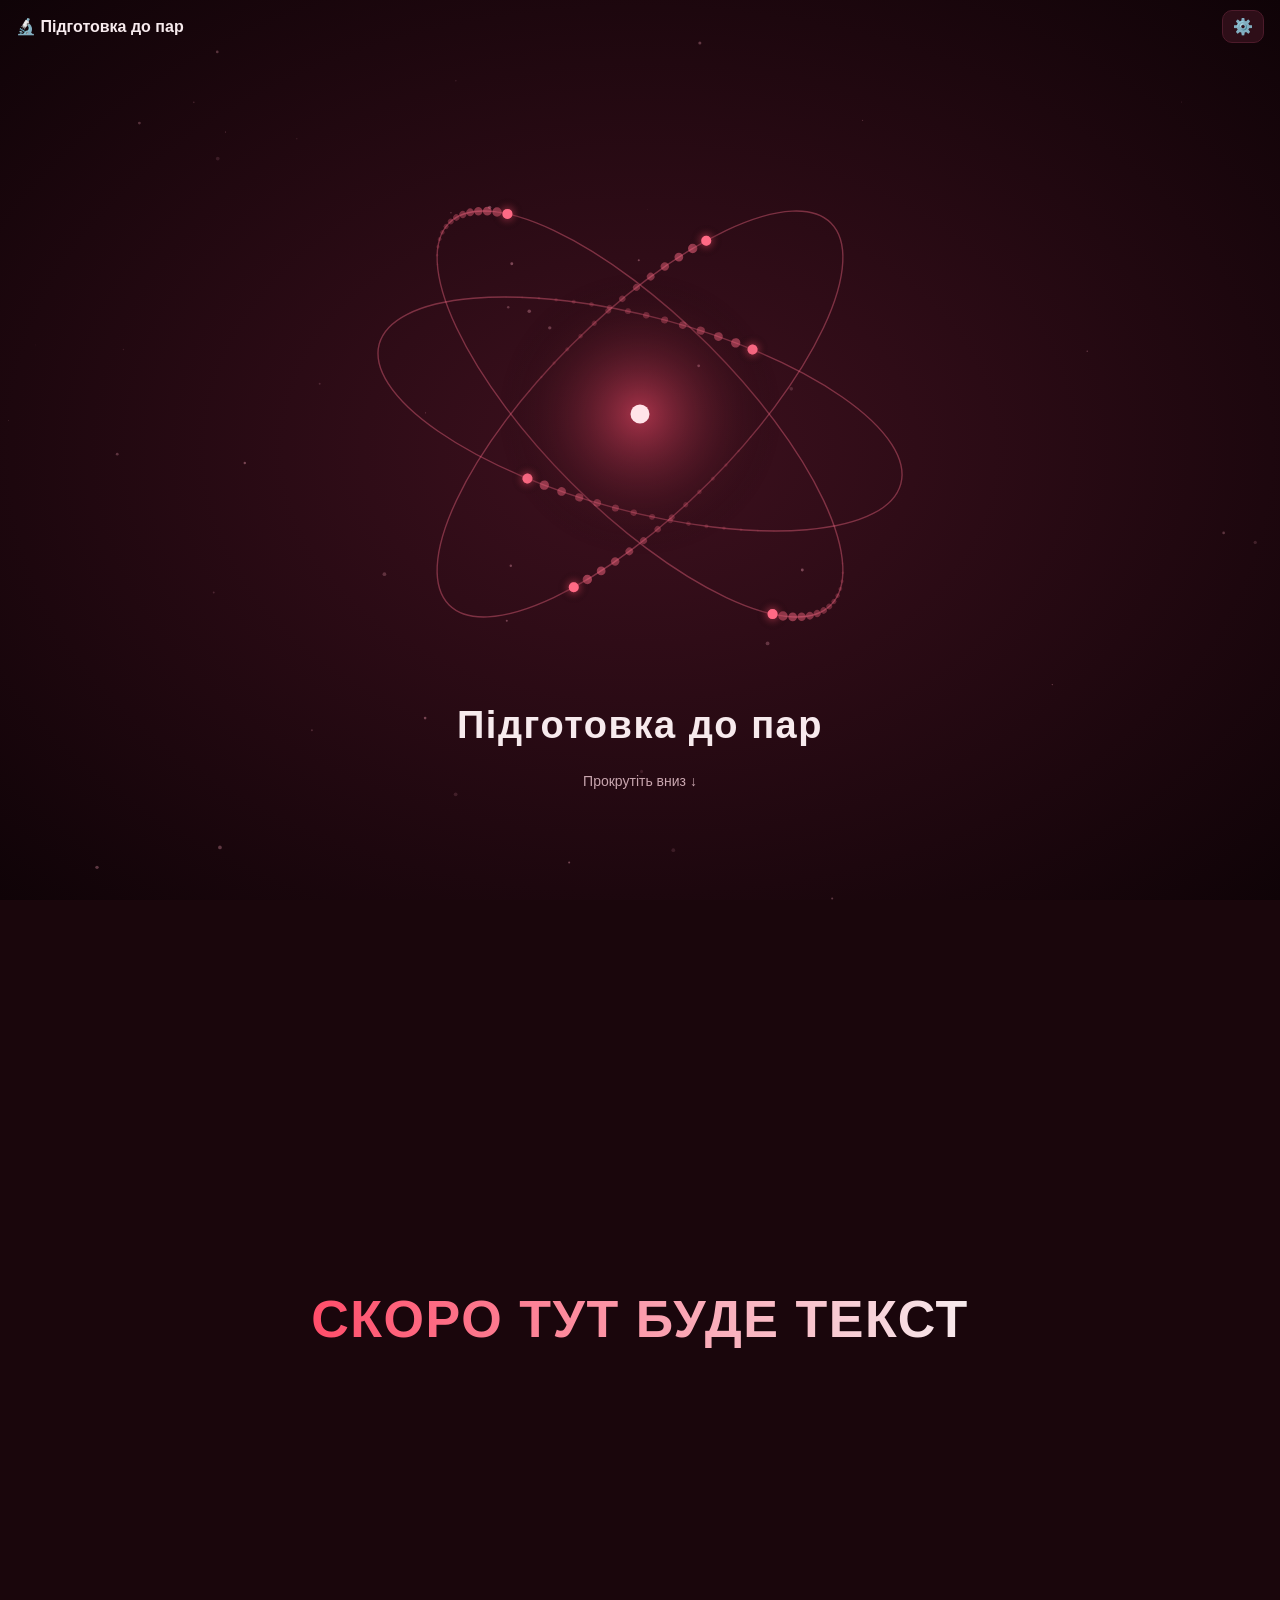
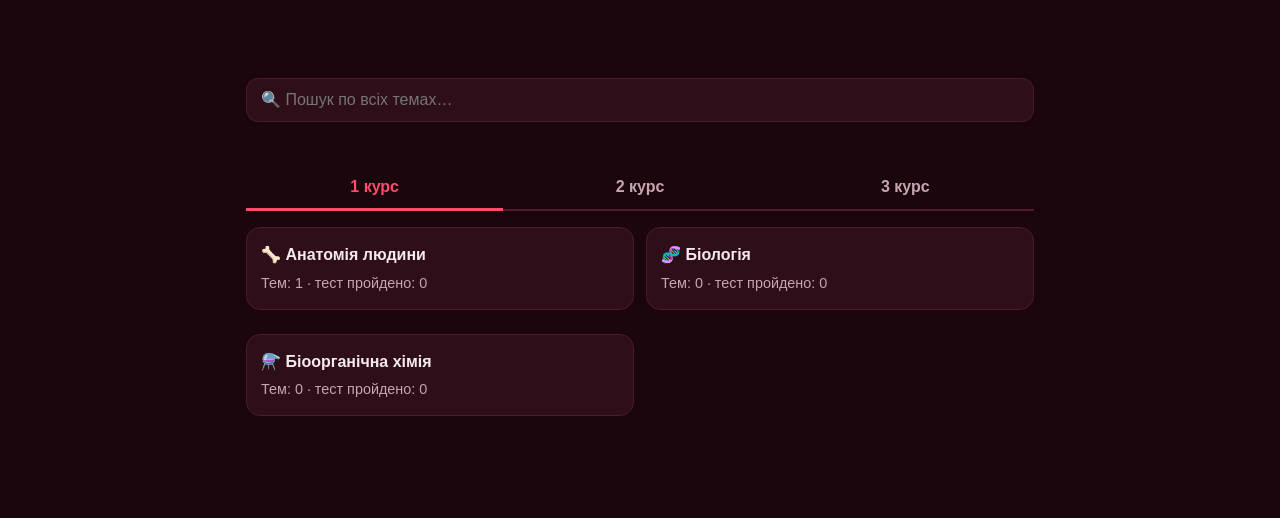
<file: site 2/index.html>
<!DOCTYPE html>
<html lang="uk">
<head>
<meta charset="utf-8">
<meta name="viewport" content="width=device-width, initial-scale=1, viewport-fit=cover">
<meta name="description" content="Підготовка до практичних занять: конспекти та тести з анатомії, біології, хімії">
<title>Підготовка до пар</title>
<link rel="stylesheet" href="style.css">
</head>
<body>
<header class="top" id="top">
  <a class="brand" href="#/" id="brand">🔬 Підготовка до пар</a>
  <button id="gear" class="icon" aria-label="Settings">⚙️</button>
</header>

<canvas id="splash" aria-hidden="true"></canvas>
<div id="splashText" class="splash-text" aria-hidden="true"></div>

<main id="app"></main>

<div id="panelBg" class="panel-bg" hidden></div>
<aside id="panel" class="panel" hidden role="dialog" aria-modal="true"></aside>
<button id="toTop" class="totop" aria-label="Up" hidden>↑</button>
<div id="readbar" class="readbar" hidden><i></i></div>

<!-- Предмети: щоб додати предмет, додайте файл у content/ і рядок тут -->
<script src="content/anatomy.js"></script>
<script src="content/biology.js"></script>
<script src="content/chemistry.js"></script>
<script src="i18n.js"></script>
<script src="splash.js"></script>
<script src="app.js"></script>
</body>
</html>
</file>
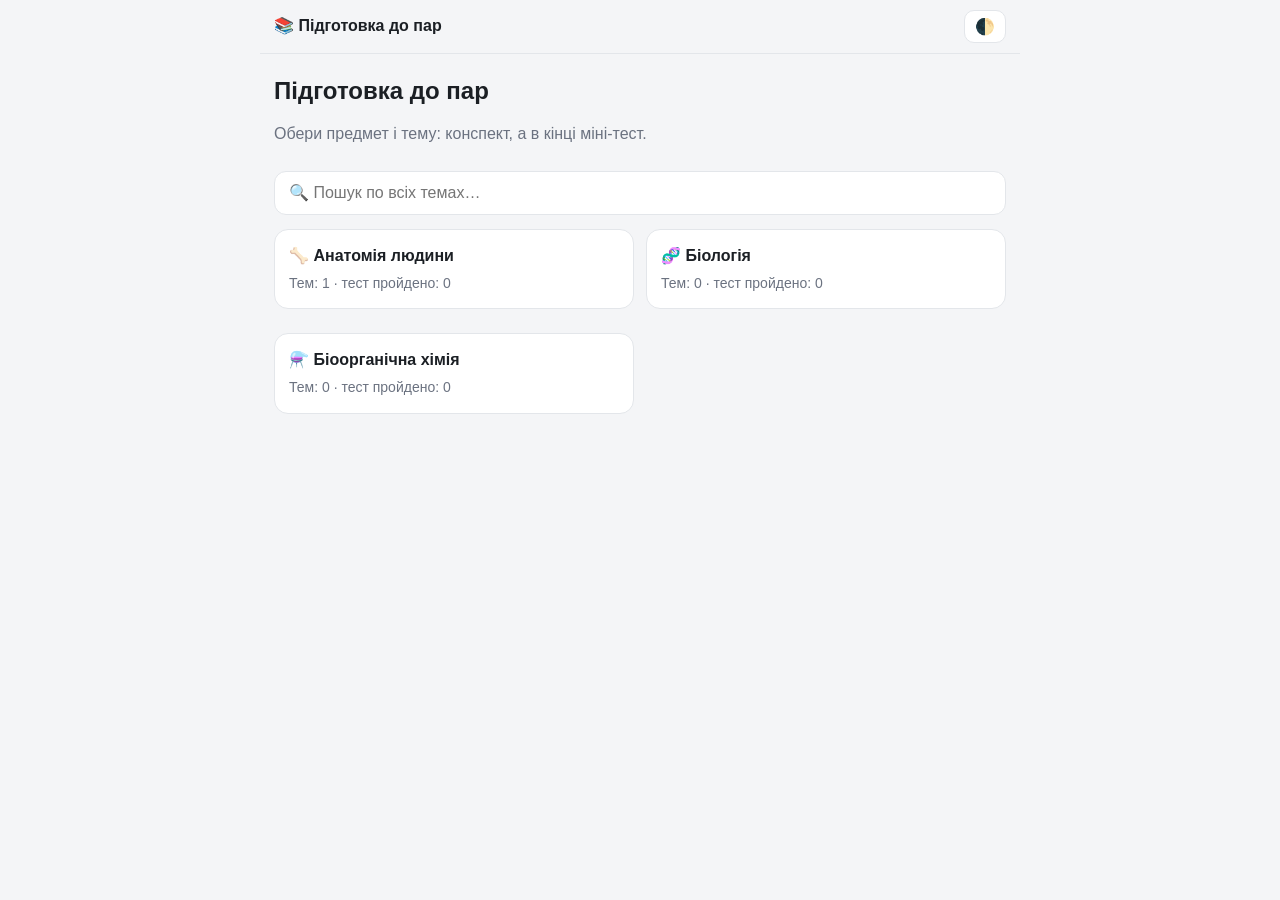
<file: site/index.html>
<!DOCTYPE html>
<html lang="uk">
<head>
<meta charset="utf-8">
<meta name="viewport" content="width=device-width, initial-scale=1, viewport-fit=cover">
<title>Підготовка до пар</title>
<link rel="stylesheet" href="style.css">
</head>
<body>
<header class="top">
  <a class="brand" href="#/">📚 Підготовка до пар</a>
  <button id="theme" class="icon" title="Тема" aria-label="Змінити тему">🌓</button>
</header>
<main id="app"></main>
<!-- Предмети: щоб додати предмет, додайте файл у content/ і рядок тут -->
<script src="content/anatomy.js"></script>
<script src="content/biology.js"></script>
<script src="content/chemistry.js"></script>
<script src="app.js"></script>
</body>
</html>
</file>
<file: site 2/style.css>
/* ====== Теми ====== */
:root,:root[data-theme=dark]{
  --bg:#1a060c;--bg2:#240a12;--card:#2e0e18;--text:#f7eaed;--muted:#c9a6af;--line:#4d1b2b;
  --accent:#ff4d6a;--accent-t:#fff;--soft:#401424;
  --ok-bg:#14391f;--ok-line:#3fb950;--ok-t:#c8f4d1;
  --bad-bg:#6e1322;--bad-line:#ff7487;--bad-t:#ffdbe0;
  --warn-bg:#4a3512;--warn-line:#e0a800;
  --hero-bg1:#3d101e;--hero-bg2:#0f0307;
  --body-grad:radial-gradient(1200px 600px at 50% -10%,#3a0f1c 0%,transparent 70%);
}
:root[data-theme=light]{
  --bg:#ffffff;--bg2:#fff4f5;--card:#ffffff;--text:#2a1216;--muted:#7d5a60;--line:#f1d3d8;
  --accent:#c8102e;--accent-t:#fff;--soft:#fdecee;
  --ok-bg:#d9f5df;--ok-line:#2da44e;--ok-t:#12501f;
  --bad-bg:#fde0e0;--bad-line:#e5484d;--bad-t:#7a1418;
  --warn-bg:#fff4d6;--warn-line:#e0a800;
  --hero-bg1:#ffffff;--hero-bg2:#ffe6ea;
  --body-grad:radial-gradient(1200px 500px at 50% -10%,#ffe3e7 0%,transparent 70%);
}
*{box-sizing:border-box;-webkit-tap-highlight-color:transparent}
html{scroll-behavior:smooth}
body{margin:0;background:var(--bg) var(--body-grad) no-repeat;color:var(--text);font:calc(16px*var(--fs,1))/1.6 -apple-system,BlinkMacSystemFont,"Segoe UI",Roboto,sans-serif;transition:background-color .3s,color .3s}

/* ====== Шапка ====== */
.top{position:sticky;top:0;z-index:30;display:flex;justify-content:space-between;align-items:center;padding:10px 16px;background:color-mix(in srgb,var(--bg) 88%,transparent);backdrop-filter:blur(8px);border-bottom:1px solid var(--line);transition:background .3s,border-color .3s}
.top.over{background:transparent;backdrop-filter:none;border-bottom-color:transparent}
.brand{font-weight:700;color:var(--text);text-decoration:none}
.icon{border:1px solid var(--line);background:var(--card);border-radius:10px;padding:6px 10px;font-size:16px;cursor:pointer;color:var(--text)}
.totop{position:fixed;right:16px;bottom:18px;z-index:25;width:44px;height:44px;border-radius:50%;border:0;background:var(--accent);color:var(--accent-t);font-size:20px;cursor:pointer;box-shadow:0 4px 14px rgba(0,0,0,.3)}
.readbar{position:fixed;top:0;left:0;right:0;height:3px;z-index:40}
.readbar i{display:block;height:100%;width:0;background:var(--accent)}

/* ====== Заставка ====== */
#splash{position:fixed;inset:0;width:100%;height:100%;z-index:10;display:block;background:radial-gradient(ellipse at center,var(--hero-bg1) 0%,var(--hero-bg2) 100%)}
.splash-text{position:fixed;left:0;right:0;bottom:12vh;z-index:11;text-align:center;pointer-events:none;color:var(--text)}
.splash-text .st{font-size:clamp(22px,5vw,38px);font-weight:800;letter-spacing:.04em}
.splash-text .sh{margin-top:14px;color:var(--muted);font-size:14px;animation:bob 1.8s ease-in-out infinite}
@keyframes bob{50%{transform:translateY(8px)}}
.spacer{height:100vh}
body.nosplash #splash,body.nosplash .splash-text{display:none}

/* ====== Каркас ====== */
#app{max-width:820px;margin:0 auto;padding:14px 16px 90px;position:relative;z-index:12}
h1{font-size:clamp(24px,5vw,30px);margin:8px 0 6px;line-height:1.25}
h2{font-size:1.25em;margin:28px 0 8px;scroll-margin-top:64px;padding-bottom:4px;border-bottom:2px solid var(--line)}
h3{font-size:1.05em;margin:18px 0 6px}
.muted{color:var(--muted)}
.crumbs{font-size:14px;margin:4px 0 10px}
.crumbs a{color:var(--muted);text-decoration:none}
.card{background:var(--card);border:1px solid var(--line);border-radius:14px;padding:14px;margin-bottom:12px;transition:border-color .2s,transform .2s}
a.card{display:block;color:inherit;text-decoration:none}
a.card:hover{border-color:var(--accent);transform:translateY(-1px)}
.card .t{font-weight:600}
.card .s{color:var(--muted);font-size:.9em;margin-top:4px}
.grid{display:grid;gap:12px}
@media(min-width:600px){.grid.two{grid-template-columns:1fr 1fr}}
.search{width:100%;padding:12px 14px;border-radius:12px;border:1px solid var(--line);background:var(--card);color:var(--text);font-size:16px;margin:8px 0 14px}
.badge{display:inline-block;font-size:12px;padding:2px 8px;border-radius:99px;background:var(--soft);color:var(--accent);margin-right:6px}
.badge.ok{background:var(--ok-bg);color:var(--ok-t)}
.badge.warn{background:var(--warn-bg);color:var(--text)}
.btn{display:block;width:100%;border:0;border-radius:12px;padding:14px;font-size:16px;font-weight:600;background:var(--accent);color:var(--accent-t);cursor:pointer;text-align:center;text-decoration:none}
.btn.sec{background:var(--card);color:var(--text);border:1px solid var(--line)}
.row{display:flex;gap:10px;margin-top:10px}.row>*{flex:1}

/* ====== Головна ====== */
.greet{min-height:78vh;display:flex;align-items:center;justify-content:center;text-align:center;padding:40px 10px}
.greet h1{font-size:clamp(28px,7vw,52px);letter-spacing:.03em;font-weight:800;margin:0;
  background:linear-gradient(90deg,var(--accent),var(--text));-webkit-background-clip:text;background-clip:text;color:transparent}
.reveal{opacity:0;transform:translateY(24px);transition:opacity .8s,transform .8s}
.reveal.in{opacity:1;transform:none}
.tabs{display:flex;gap:8px;border-bottom:2px solid var(--line);margin:30px 0 16px}
.tab{flex:1;border:0;background:transparent;color:var(--muted);padding:12px 6px;font-size:16px;font-weight:700;cursor:pointer;border-bottom:3px solid transparent;margin-bottom:-2px}
.tab[aria-selected=true]{color:var(--accent);border-bottom-color:var(--accent)}
.cont{margin-bottom:16px;border-left:4px solid var(--accent)}

/* ====== Конспект ====== */
.toc{display:flex;gap:8px;overflow-x:auto;padding:6px 16px 10px;margin:0 -16px}
.toc a{white-space:nowrap;font-size:14px;padding:6px 12px;border-radius:99px;background:var(--soft);color:var(--accent);text-decoration:none}
.body p{margin:8px 0}
.body ul,.body ol{padding-left:22px}
.body li{margin:3px 0}
.body table{border-collapse:collapse;width:100%;font-size:.95em;display:block;overflow-x:auto}
.body th,.body td{border:1px solid var(--line);padding:6px 10px;text-align:left}
.body th{background:var(--soft)}
.body img{max-width:100%;border-radius:10px}
.note{background:var(--warn-bg);border-left:4px solid var(--warn-line);padding:10px 12px;border-radius:8px;margin:12px 0}
.key{background:var(--soft);border-left:4px solid var(--accent);padding:10px 12px;border-radius:8px;margin:12px 0}
.lat{font-style:italic}

/* ====== Тест ====== */
.bar{height:6px;background:var(--line);border-radius:6px;overflow:hidden;margin:6px 0 14px}
.bar i{display:block;height:100%;background:var(--accent);transition:width .25s}
.q{font-size:1.15em;font-weight:600;margin:6px 0 14px}
.opt{display:block;width:100%;text-align:left;border:1.5px solid var(--line);background:var(--card);color:var(--text);border-radius:12px;padding:12px 14px;margin-bottom:10px;font-size:1em;cursor:pointer}
.opt.ok{background:var(--ok-bg);border-color:var(--ok-line);color:var(--ok-t)}
.opt.bad{background:var(--bad-bg);border-color:var(--bad-line);color:var(--bad-t)}
.opt.dim{opacity:.55}
.expl{margin:6px 0 14px;padding:10px 12px;border-radius:10px;background:var(--soft);font-size:.95em}
.score{font-size:48px;font-weight:800;text-align:center;margin:10px 0 0;color:var(--accent)}
.wrong{border-left:4px solid var(--bad-line)}
.wrong b{display:block;margin-bottom:6px}
.wrong .g{color:var(--ok-t);background:var(--ok-bg);padding:2px 6px;border-radius:6px;display:inline-block;margin-top:4px}
.empty{text-align:center;color:var(--muted);padding:30px 10px}

/* ====== Налаштування ====== */
.panel-bg{position:fixed;inset:0;background:rgba(0,0,0,.5);z-index:50}
.panel{position:fixed;top:0;right:0;bottom:0;width:min(340px,92vw);background:var(--bg2);border-left:1px solid var(--line);z-index:51;padding:18px;overflow-y:auto}
.panel h3{margin:0 0 14px;font-size:1.2em}
.panel .grp{margin:18px 0}
.panel .lbl{font-size:13px;text-transform:uppercase;letter-spacing:.06em;color:var(--muted);margin-bottom:8px}
.seg{display:flex;flex-direction:column;gap:8px}
.seg.h{flex-direction:row}
.seg button{flex:1;text-align:left;padding:11px 12px;border-radius:10px;border:1.5px solid var(--line);background:var(--card);color:var(--text);font-size:15px;cursor:pointer}
.seg.h button{text-align:center}
.seg button[aria-pressed=true]{border-color:var(--accent);background:var(--soft);color:var(--accent);font-weight:700}
.swatch{display:inline-block;width:14px;height:14px;border-radius:50%;margin-right:8px;vertical-align:-2px;border:1px solid var(--line)}
.danger{margin-top:8px;border:0;background:transparent;color:var(--muted);text-decoration:underline;cursor:pointer;font-size:14px;padding:6px 0}
@media(prefers-reduced-motion:reduce){*{animation:none!important;transition:none!important}html{scroll-behavior:auto}}
</file>
<file: site/style.css>
:root{
  --bg:#f4f5f7;--card:#fff;--text:#1b1f24;--muted:#6b7280;--line:#e3e6ea;
  --accent:#2f6fed;--accent-t:#fff;--soft:#eaf0fe;
  --ok-bg:#d9f5df;--ok-line:#2da44e;--ok-t:#12501f;
  --bad-bg:#fde0e0;--bad-line:#e5484d;--bad-t:#7a1418;
  --warn-bg:#fff4d6;--warn-line:#e0a800;
}
:root[data-theme=dark]{
  --bg:#12151a;--card:#1c2128;--text:#e8ebef;--muted:#9aa4b2;--line:#2c333c;
  --accent:#4c8dff;--soft:#1d2a44;
  --ok-bg:#12351d;--ok-line:#3fb950;--ok-t:#b8f0c4;
  --bad-bg:#401618;--bad-line:#f85149;--bad-t:#ffc9c7;
  --warn-bg:#3a3014;--warn-line:#d4a72c;
}
*{box-sizing:border-box;-webkit-tap-highlight-color:transparent}
html{scroll-behavior:smooth}
body{margin:0;background:var(--bg);color:var(--text);font:16px/1.55 -apple-system,BlinkMacSystemFont,"Segoe UI",Roboto,sans-serif}
.top{position:sticky;top:0;z-index:5;display:flex;justify-content:space-between;align-items:center;max-width:760px;margin:0 auto;padding:10px 14px;background:var(--bg);border-bottom:1px solid var(--line)}
.brand{font-weight:700;color:var(--text);text-decoration:none}
.icon{border:1px solid var(--line);background:var(--card);border-radius:10px;padding:6px 10px;font-size:16px;cursor:pointer;color:var(--text)}
#app{max-width:760px;margin:0 auto;padding:14px 14px 80px}
h1{font-size:24px;margin:8px 0 6px;line-height:1.25}
h2{font-size:19px;margin:26px 0 8px;scroll-margin-top:60px}
h3{font-size:16px;margin:18px 0 6px}
.muted{color:var(--muted)}
.crumbs{font-size:14px;margin:4px 0 10px}
.crumbs a{color:var(--muted);text-decoration:none}
.card{background:var(--card);border:1px solid var(--line);border-radius:14px;padding:14px;margin-bottom:12px}
a.card{display:block;color:inherit;text-decoration:none}
a.card:hover{border-color:var(--accent)}
.card .t{font-weight:600}
.card .s{color:var(--muted);font-size:14px;margin-top:4px}
.grid{display:grid;gap:12px}
@media(min-width:600px){.grid.two{grid-template-columns:1fr 1fr}}
.search{width:100%;padding:12px 14px;border-radius:12px;border:1px solid var(--line);background:var(--card);color:var(--text);font-size:16px;margin:8px 0 14px}
.badge{display:inline-block;font-size:12px;padding:2px 8px;border-radius:99px;background:var(--soft);color:var(--accent);margin-right:6px}
.badge.ok{background:var(--ok-bg);color:var(--ok-t)}
.badge.warn{background:var(--warn-bg);color:var(--text)}
.btn{display:block;width:100%;border:0;border-radius:12px;padding:14px;font-size:16px;font-weight:600;background:var(--accent);color:var(--accent-t);cursor:pointer;text-align:center;text-decoration:none}
.btn.sec{background:var(--card);color:var(--text);border:1px solid var(--line)}
.btn:disabled{opacity:.4}
.row{display:flex;gap:10px;margin-top:10px}.row>*{flex:1}
.toc{display:flex;gap:8px;overflow-x:auto;padding:6px 0 10px;margin:0 -14px;padding-left:14px;padding-right:14px}
.toc a{white-space:nowrap;font-size:14px;padding:6px 12px;border-radius:99px;background:var(--soft);color:var(--accent);text-decoration:none}
.body p{margin:8px 0}
.body ul,.body ol{padding-left:22px}
.body li{margin:3px 0}
.body table{border-collapse:collapse;width:100%;font-size:15px;display:block;overflow-x:auto}
.body th,.body td{border:1px solid var(--line);padding:6px 10px;text-align:left}
.body th{background:var(--soft)}
.body img{max-width:100%;border-radius:10px}
.note{background:var(--warn-bg);border-left:4px solid var(--warn-line);padding:10px 12px;border-radius:8px;margin:12px 0}
.key{background:var(--soft);border-left:4px solid var(--accent);padding:10px 12px;border-radius:8px;margin:12px 0}
.bar{height:6px;background:var(--line);border-radius:6px;overflow:hidden;margin:6px 0 14px}
.bar i{display:block;height:100%;background:var(--accent);transition:width .25s}
.q{font-size:18px;font-weight:600;margin:6px 0 14px}
.opt{display:block;width:100%;text-align:left;border:1.5px solid var(--line);background:var(--card);color:var(--text);border-radius:12px;padding:12px 14px;margin-bottom:10px;font-size:16px;cursor:pointer}
.opt.ok{background:var(--ok-bg);border-color:var(--ok-line);color:var(--ok-t)}
.opt.bad{background:var(--bad-bg);border-color:var(--bad-line);color:var(--bad-t)}
.opt.dim{opacity:.55}
.expl{margin:6px 0 14px;padding:10px 12px;border-radius:10px;background:var(--soft);font-size:15px}
.score{font-size:44px;font-weight:800;text-align:center;margin:10px 0 0}
.wrong{border-left:4px solid var(--bad-line)}
.wrong b{display:block;margin-bottom:6px}
.wrong .g{color:var(--ok-t);background:var(--ok-bg);padding:2px 6px;border-radius:6px;display:inline-block;margin-top:4px}
.empty{text-align:center;color:var(--muted);padding:30px 10px}
</file>
